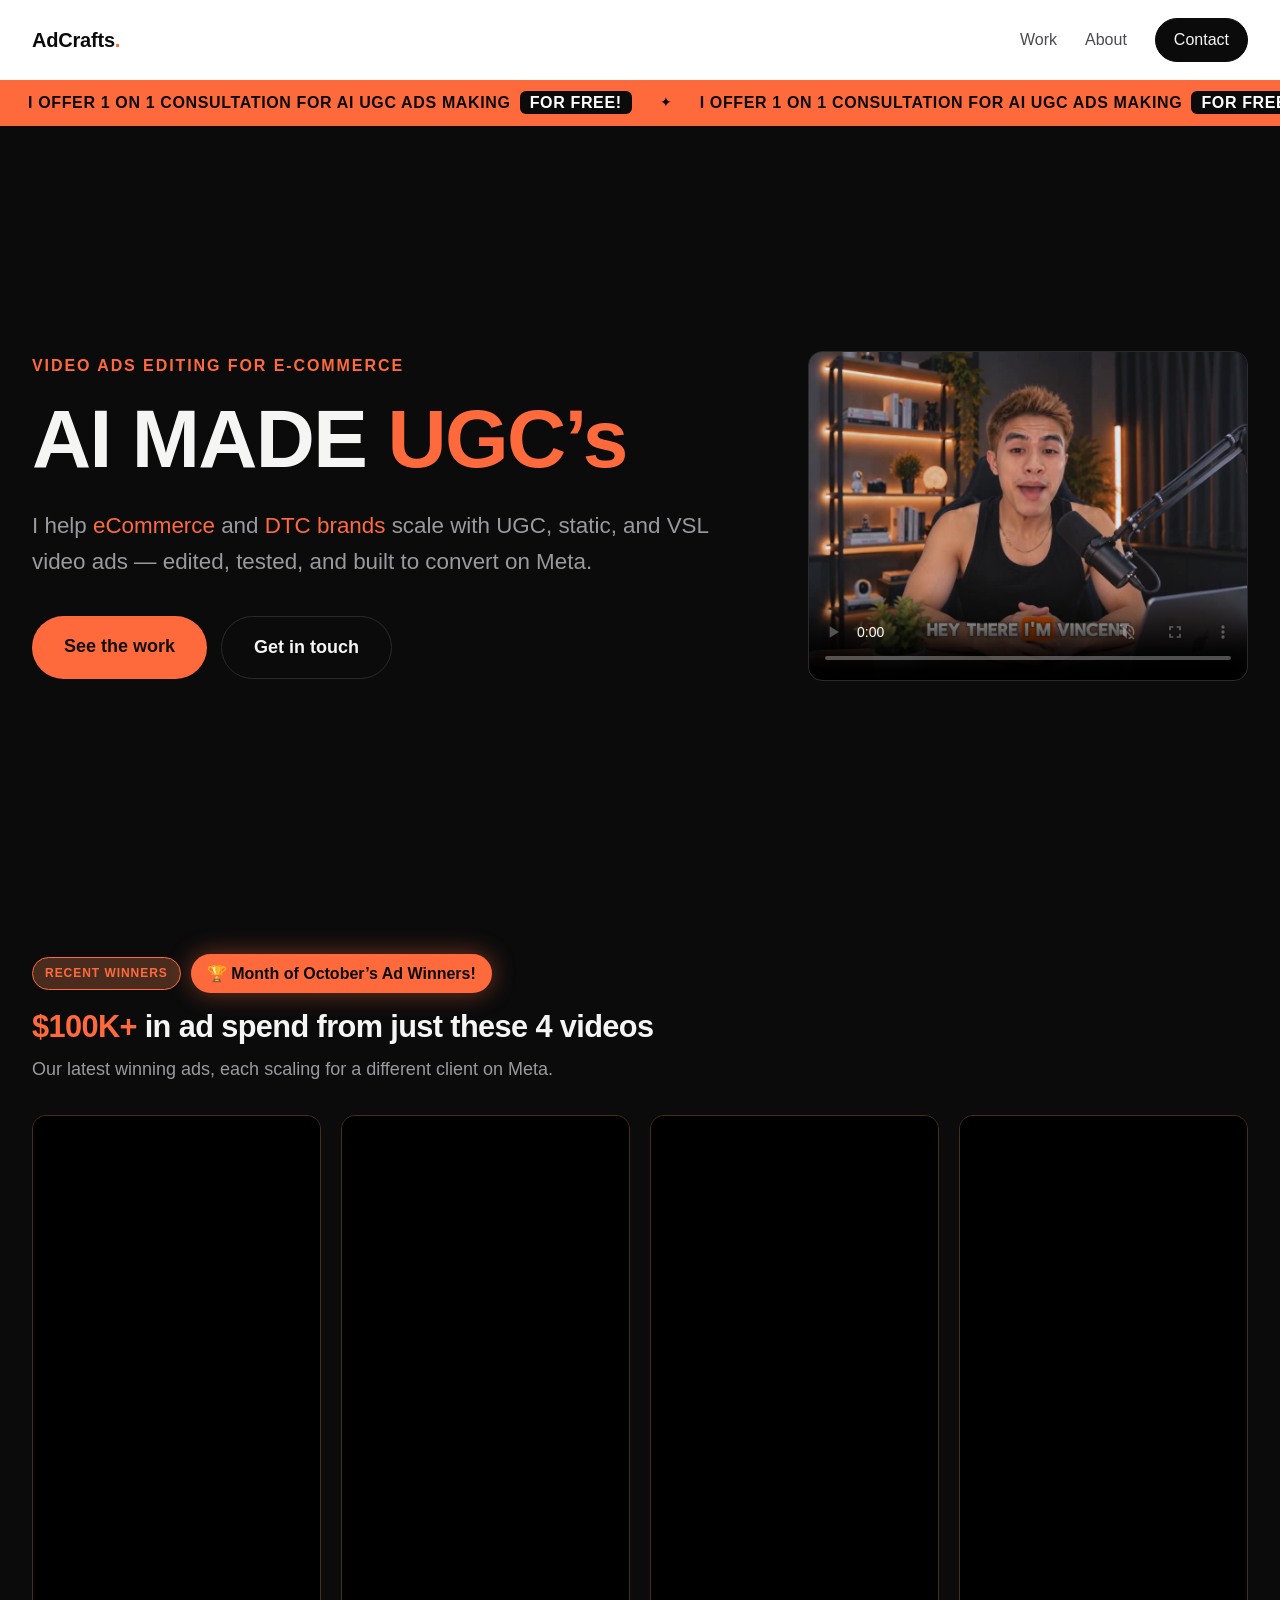
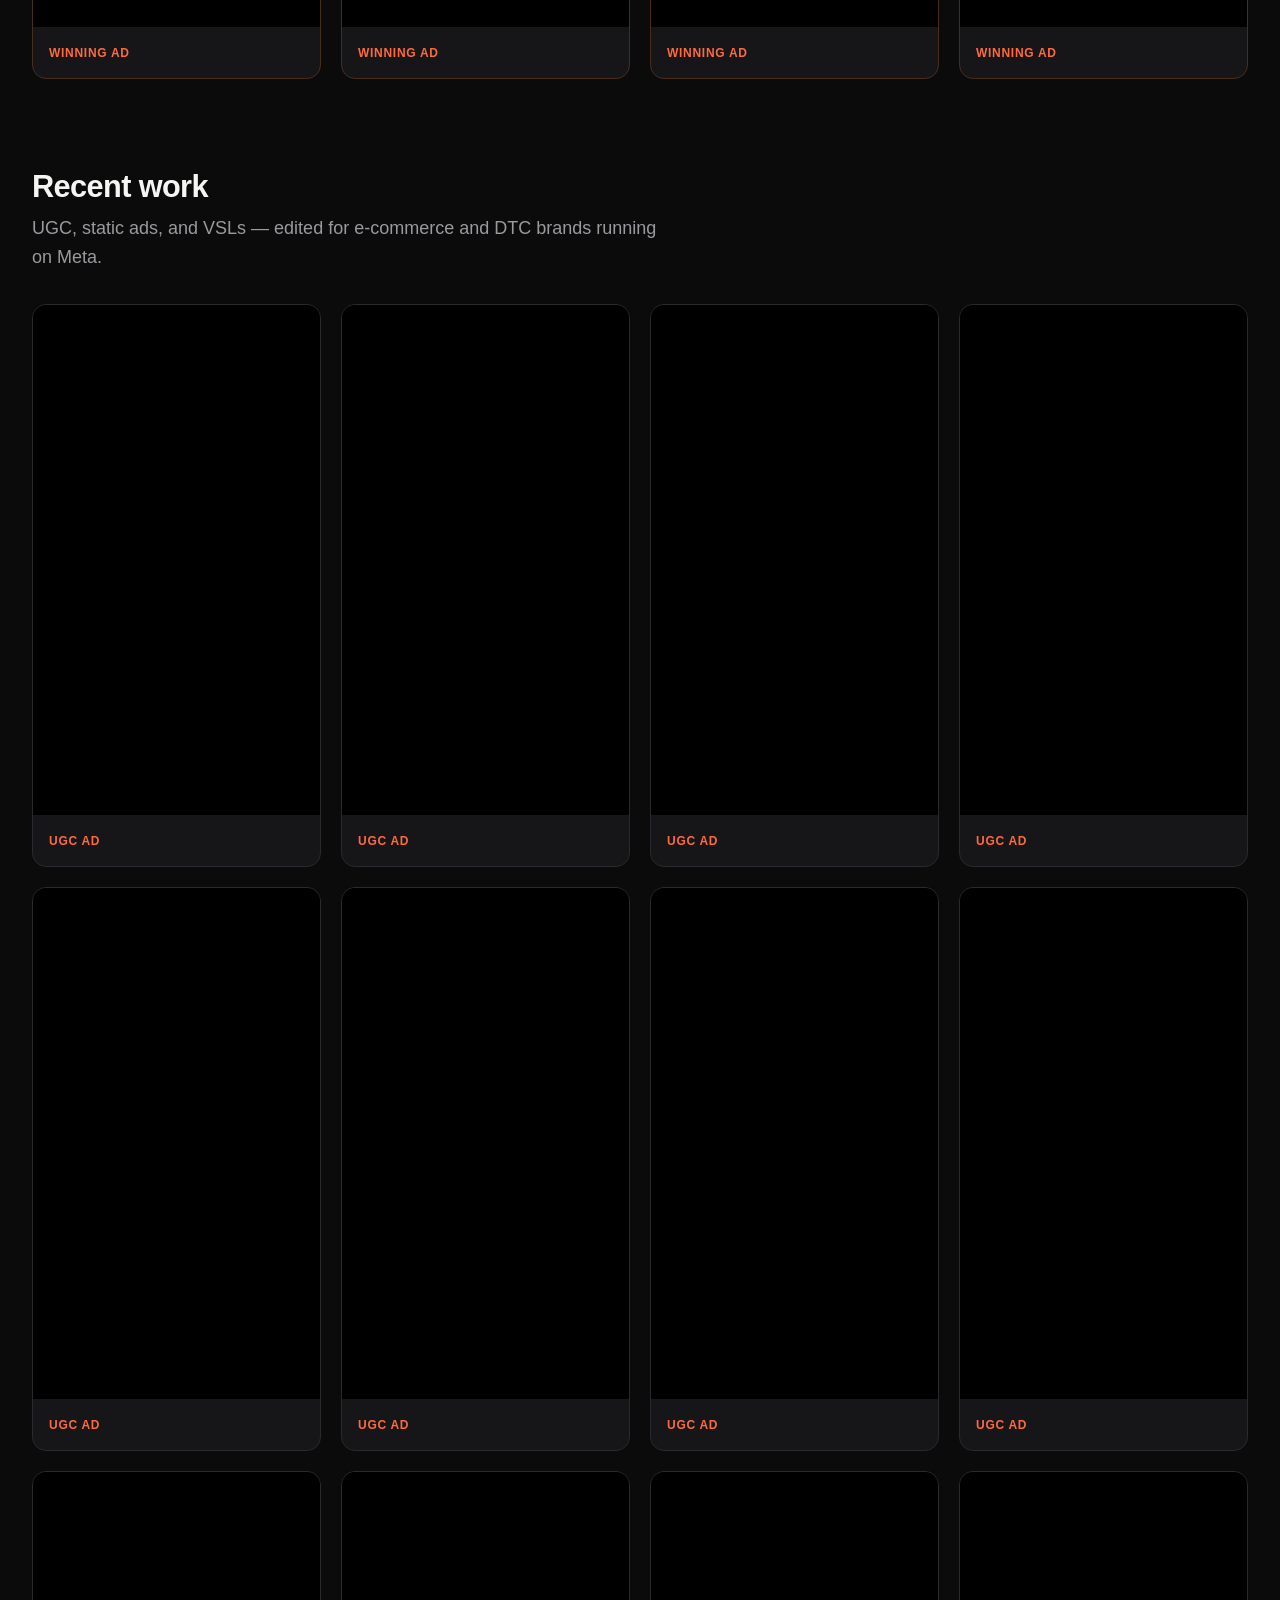
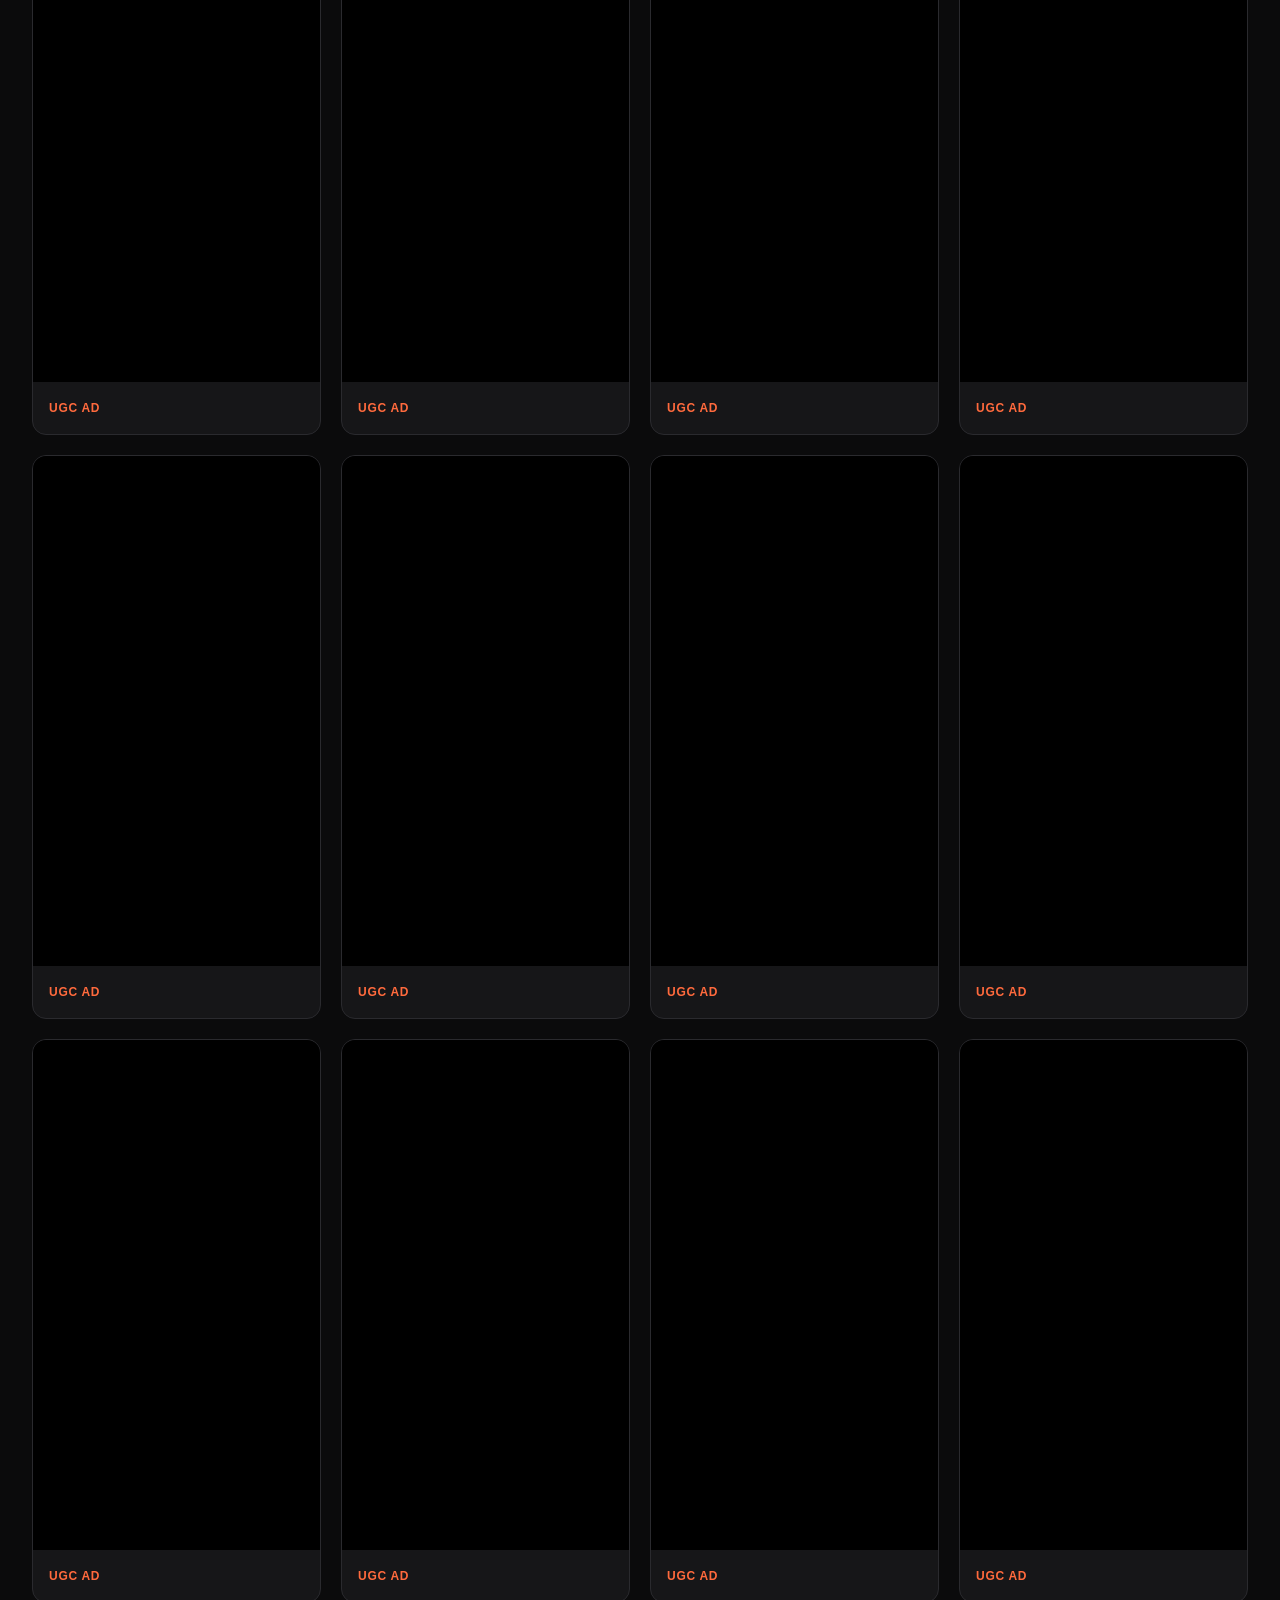
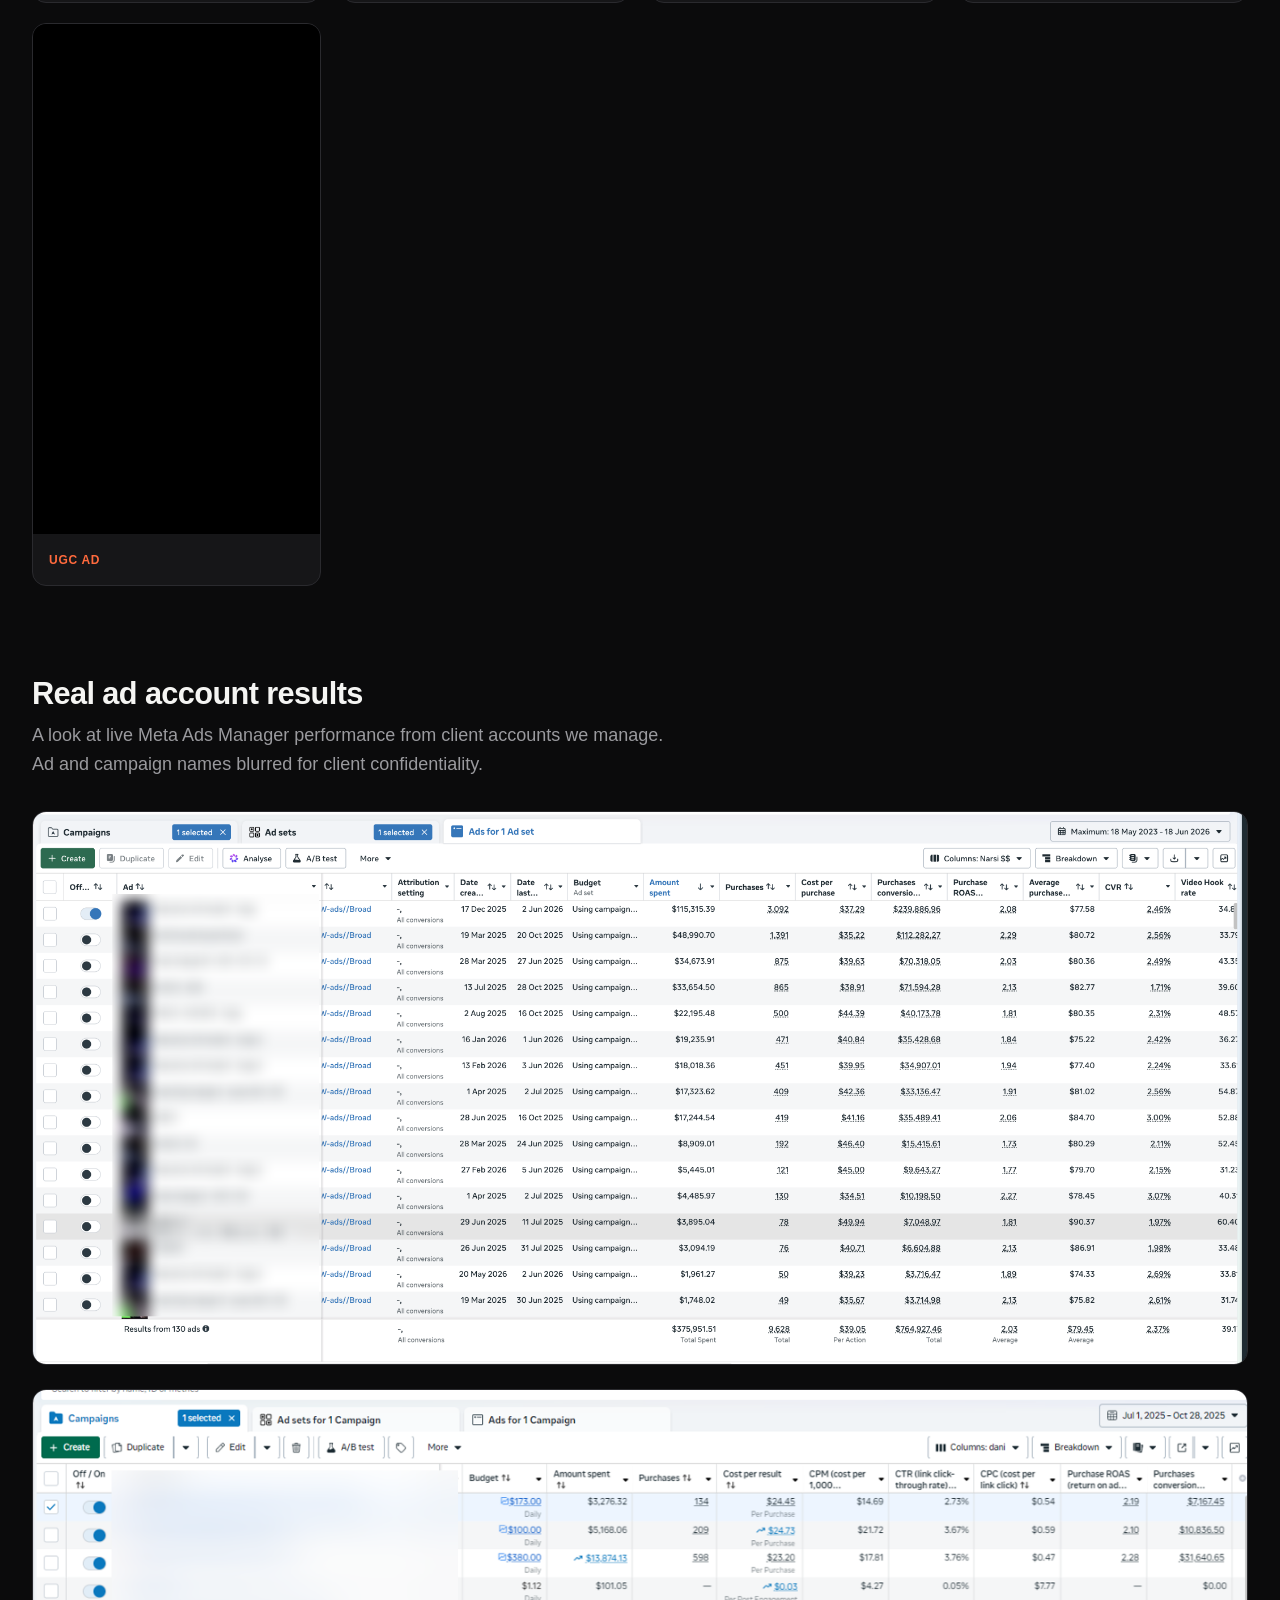
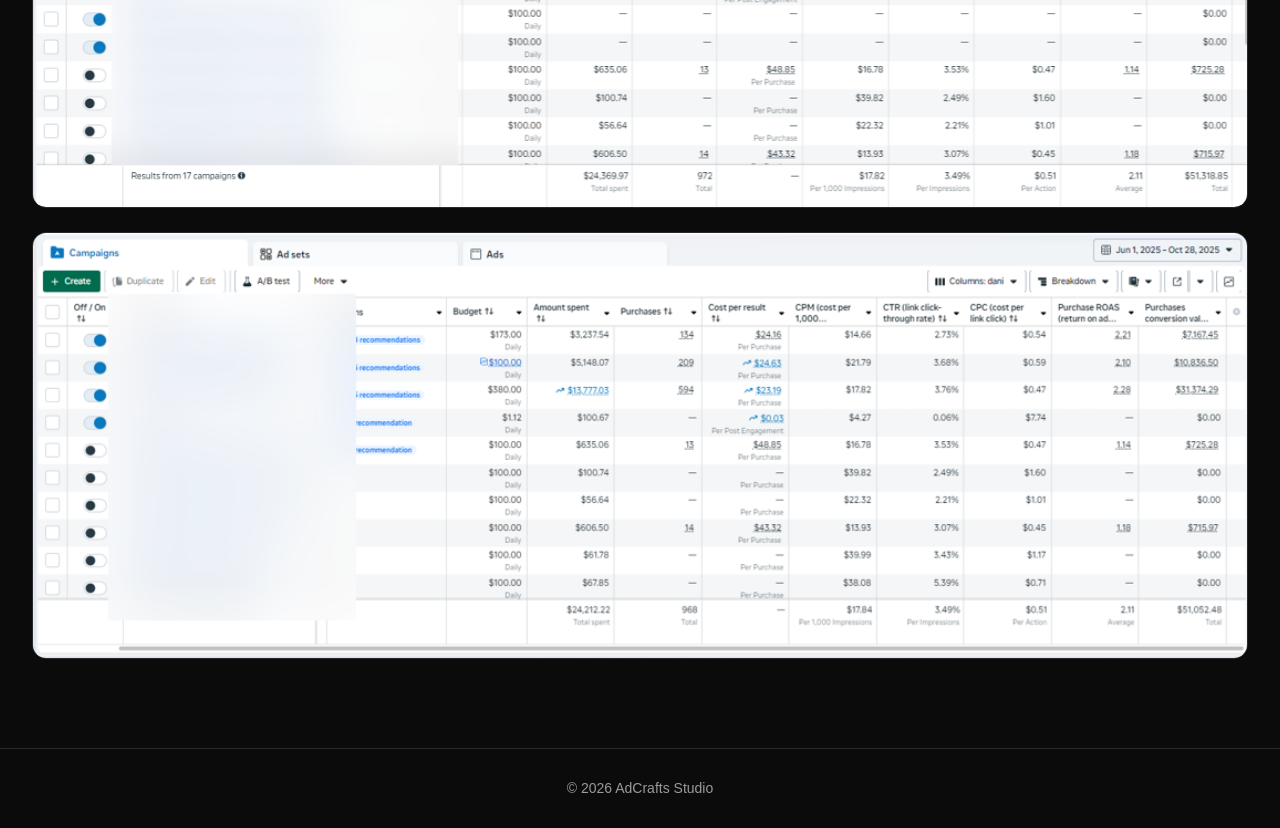
<file: index.html>
<!DOCTYPE html>
<html lang="en">
<head>
<meta charset="UTF-8">
<meta name="viewport" content="width=device-width, initial-scale=1.0">
<title>AdCrafts Studio — Video Ads Editing for E-Commerce</title>
<meta name="description" content="AdCrafts Studio edits high-converting video ads for e-commerce and DTC brands — UGC, static ads, and VSLs built for Meta.">
<link rel="icon" type="image/png" sizes="32x32" href="assets/favicon-32.png">
<link rel="icon" type="image/png" sizes="16x16" href="assets/favicon-16.png">
<link rel="apple-touch-icon" sizes="180x180" href="assets/favicon-180.png">
<link rel="stylesheet" href="assets/styles.css?v=14">
</head>
<body>

<header class="site-header">
  <a class="wordmark" href="#top">AdCrafts<span class="accent">.</span></a>
  <nav>
    <a href="#work">Work</a>
    <a href="about.html">About</a>
    <a href="contact.html" class="nav-cta">Contact</a>
  </nav>
</header>

<!-- Scrolling promo banner. The track holds two identical halves so the loop is seamless. -->
<a class="promo-bar" href="contact.html" aria-label="I offer 1 on 1 consultation for AI UGC ads making for free. Get in touch.">
  <div class="promo-track" aria-hidden="true">
    <div class="promo-group">
      <span class="promo-item">I offer 1 on 1 consultation for AI UGC ads making <strong>for free!</strong></span><span class="promo-sep" aria-hidden="true">&#10022;</span>
      <span class="promo-item">I offer 1 on 1 consultation for AI UGC ads making <strong>for free!</strong></span><span class="promo-sep" aria-hidden="true">&#10022;</span>
      <span class="promo-item">I offer 1 on 1 consultation for AI UGC ads making <strong>for free!</strong></span><span class="promo-sep" aria-hidden="true">&#10022;</span>
      <span class="promo-item">I offer 1 on 1 consultation for AI UGC ads making <strong>for free!</strong></span><span class="promo-sep" aria-hidden="true">&#10022;</span>
    </div>
    <div class="promo-group">
      <span class="promo-item">I offer 1 on 1 consultation for AI UGC ads making <strong>for free!</strong></span><span class="promo-sep" aria-hidden="true">&#10022;</span>
      <span class="promo-item">I offer 1 on 1 consultation for AI UGC ads making <strong>for free!</strong></span><span class="promo-sep" aria-hidden="true">&#10022;</span>
      <span class="promo-item">I offer 1 on 1 consultation for AI UGC ads making <strong>for free!</strong></span><span class="promo-sep" aria-hidden="true">&#10022;</span>
      <span class="promo-item">I offer 1 on 1 consultation for AI UGC ads making <strong>for free!</strong></span><span class="promo-sep" aria-hidden="true">&#10022;</span>
    </div>
  </div>
</a>

<main>
  <section class="hero" id="top">
    <div class="hero-text">
      <p class="eyebrow">Video Ads Editing for E-Commerce</p>
      <h1>AI MADE <span class="accent">UGC&rsquo;s</span></h1>
      <p class="hero-tagline">I help <span class="accent">eCommerce</span> and <span class="accent">DTC brands</span> scale with UGC, static, and VSL video ads — edited, tested, and built to convert on Meta.</p>
      <div class="hero-actions">
        <a href="#work" class="btn btn-primary">See the work</a>
        <a href="contact.html" class="btn btn-ghost">Get in touch</a>
      </div>
    </div>
    <div class="hero-video">
      <!-- Self-hosted (Drive's player can't autoplay). Browsers only allow muted autoplay;
           viewers can unmute or pause with the controls. -->
      <video
        src="assets/video/intro.mp4"
        poster="assets/video/intro-poster.jpg"
        autoplay
        muted
        loop
        playsinline
        controls
        preload="auto"
        aria-label="AdCrafts Studio introduction video"
      ></video>
    </div>
  </section>

  <section class="section" id="work">
    <div class="section-head">
      <div class="winners-labels">
        <p class="winners-eyebrow">Recent winners</p>
        <p class="winners-month">&#127942; Month of October&rsquo;s Ad Winners!</p>
      </div>
      <h2><span class="accent">$100K+</span> in ad spend from just these 4 videos</h2>
      <p class="section-sub">Our latest winning ads, each scaling for a different client on Meta.</p>
    </div>
    <div class="work-grid winners-grid" id="winners-grid">
      <!-- Cards are rendered by script.js from data/winners.json -->
    </div>
  </section>

  <section class="section" id="recent">
    <div class="section-head">
      <h2>Recent work</h2>
      <p class="section-sub">UGC, static ads, and VSLs — edited for e-commerce and DTC brands running on Meta.</p>
    </div>
    <div class="work-grid" id="work-grid">
      <!-- Cards are rendered by script.js from data/work.json -->
    </div>
  </section>

  <section class="section" id="results">
    <div class="section-head">
      <h2>Real ad account results</h2>
      <p class="section-sub">A look at live Meta Ads Manager performance from client accounts we manage. Ad and campaign names blurred for client confidentiality.</p>
    </div>
    <div class="results-grid">
      <img src="assets/results/results-ads.png" alt="Meta Ads Manager ad-level performance data" loading="lazy">
      <img src="assets/results/results-campaigns-1.png" alt="Meta Ads Manager campaign-level performance data" loading="lazy">
      <img src="assets/results/results-campaigns-2.png" alt="Meta Ads Manager campaign-level performance data" loading="lazy">
    </div>
  </section>

</main>

<footer class="site-footer">
  <p>&copy; <span id="year"></span> AdCrafts Studio</p>
</footer>

<script src="assets/script.js?v=14"></script>
</body>
</html>
</file>
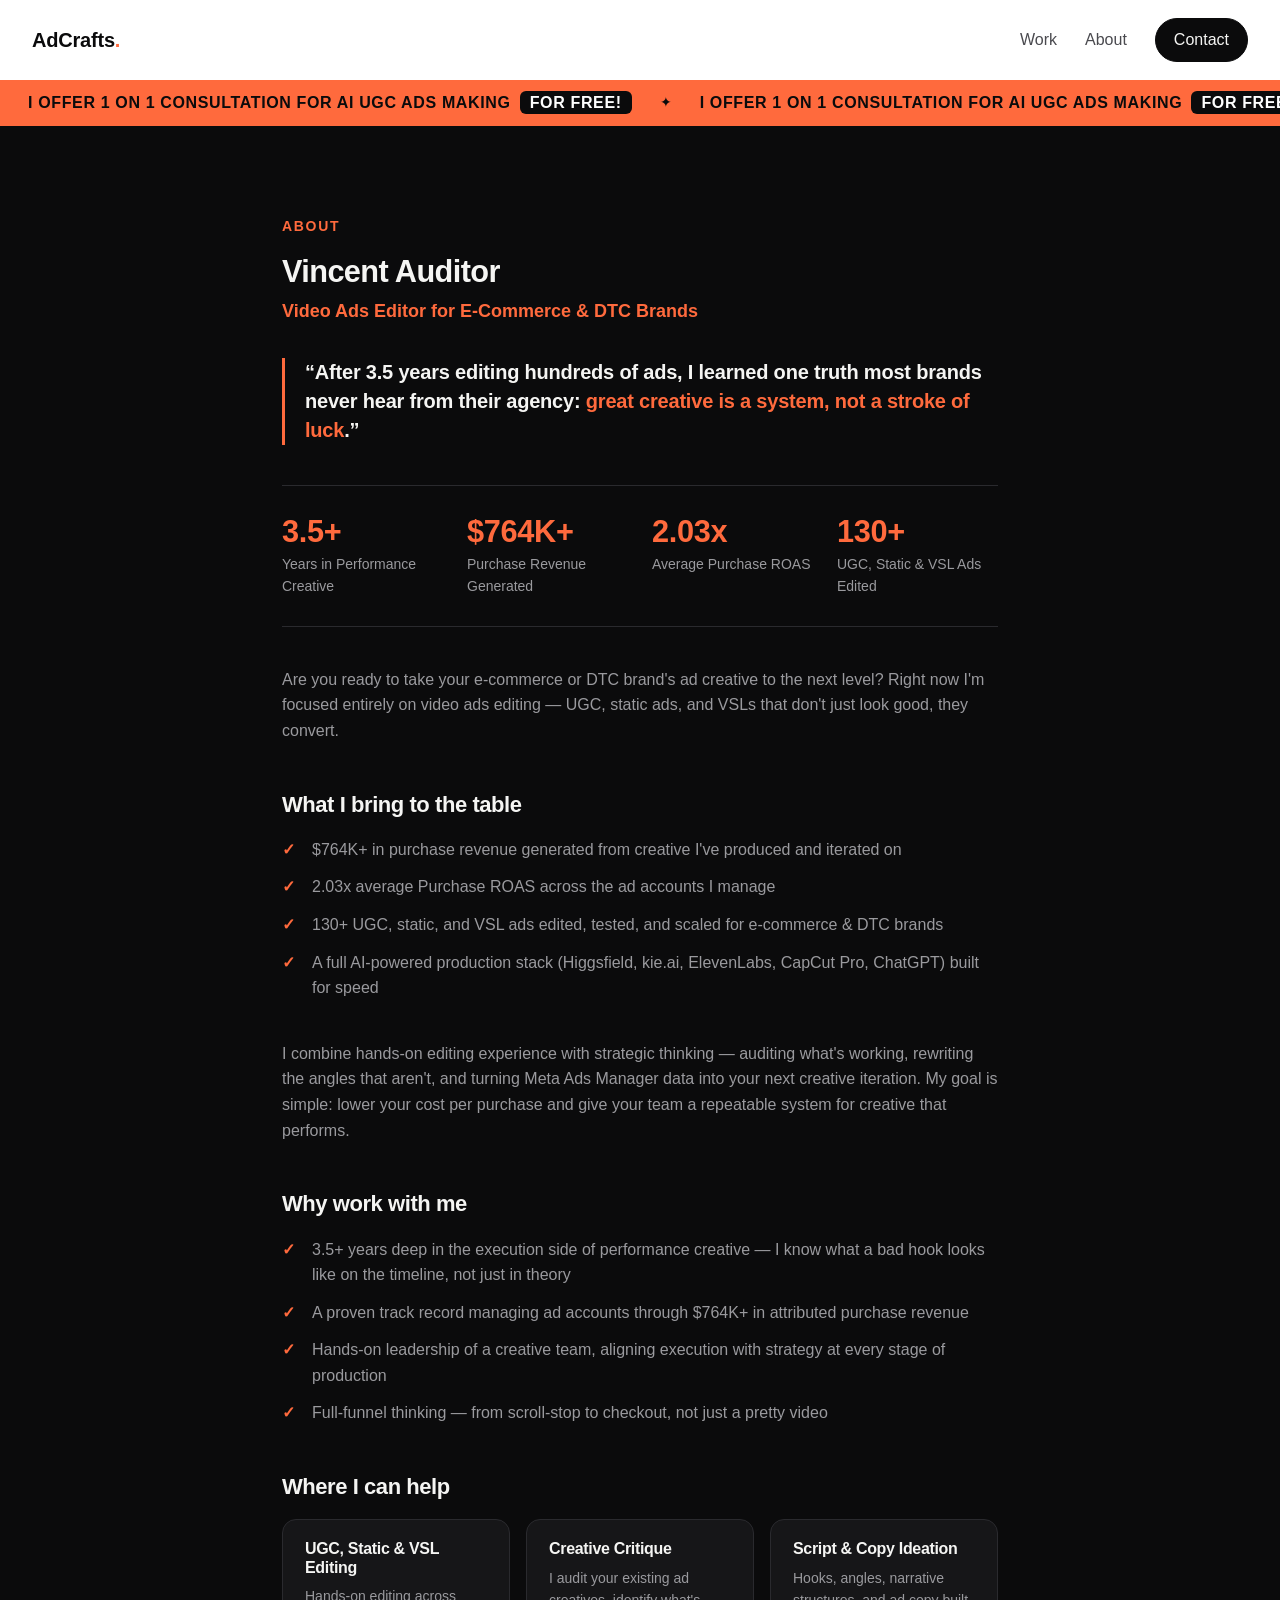
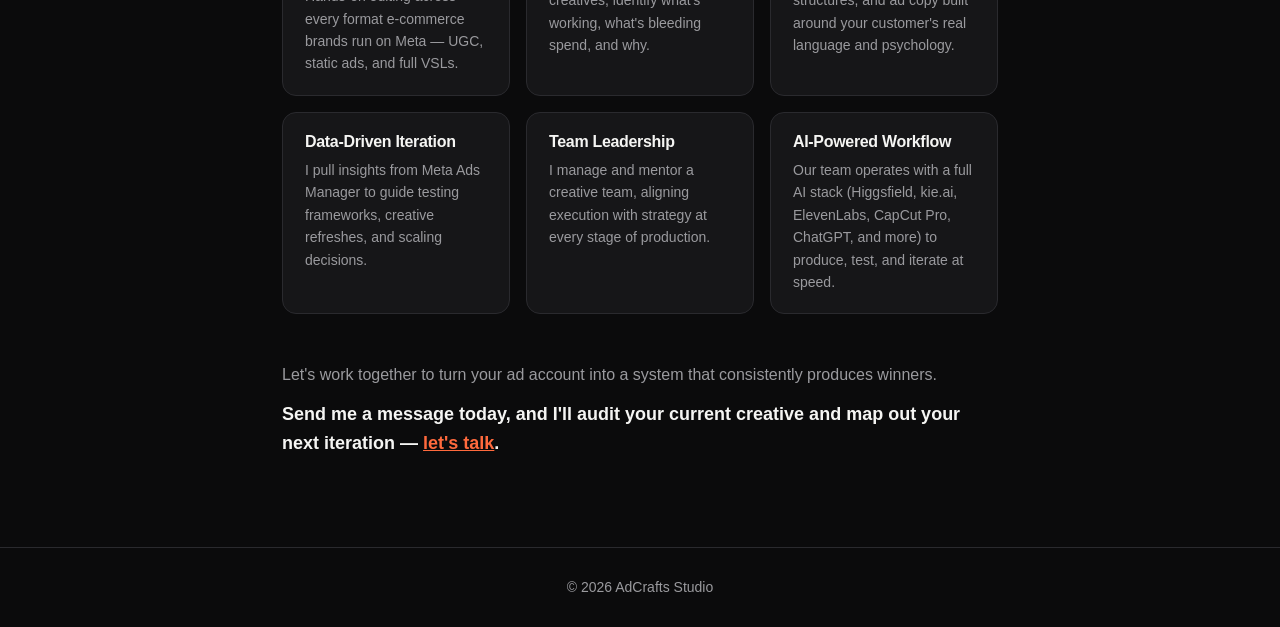
<file: about.html>
<!DOCTYPE html>
<html lang="en">
<head>
<meta charset="UTF-8">
<meta name="viewport" content="width=device-width, initial-scale=1.0">
<title>About Vincent Auditor — AdCrafts Studio</title>
<meta name="description" content="Vincent Auditor, video ads editor for e-commerce and DTC brands — UGC, static ads, and VSLs.">
<link rel="icon" type="image/png" sizes="32x32" href="assets/favicon-32.png">
<link rel="icon" type="image/png" sizes="16x16" href="assets/favicon-16.png">
<link rel="apple-touch-icon" sizes="180x180" href="assets/favicon-180.png">
<link rel="stylesheet" href="assets/styles.css?v=14">
</head>
<body>

<header class="site-header">
  <a class="wordmark" href="index.html">AdCrafts<span class="accent">.</span></a>
  <nav>
    <a href="index.html#work">Work</a>
    <a href="about.html">About</a>
    <a href="contact.html" class="nav-cta">Contact</a>
  </nav>
</header>

<!-- Scrolling promo banner. The track holds two identical halves so the loop is seamless. -->
<a class="promo-bar" href="contact.html" aria-label="I offer 1 on 1 consultation for AI UGC ads making for free. Get in touch.">
  <div class="promo-track" aria-hidden="true">
    <div class="promo-group">
      <span class="promo-item">I offer 1 on 1 consultation for AI UGC ads making <strong>for free!</strong></span><span class="promo-sep" aria-hidden="true">&#10022;</span>
      <span class="promo-item">I offer 1 on 1 consultation for AI UGC ads making <strong>for free!</strong></span><span class="promo-sep" aria-hidden="true">&#10022;</span>
      <span class="promo-item">I offer 1 on 1 consultation for AI UGC ads making <strong>for free!</strong></span><span class="promo-sep" aria-hidden="true">&#10022;</span>
      <span class="promo-item">I offer 1 on 1 consultation for AI UGC ads making <strong>for free!</strong></span><span class="promo-sep" aria-hidden="true">&#10022;</span>
    </div>
    <div class="promo-group">
      <span class="promo-item">I offer 1 on 1 consultation for AI UGC ads making <strong>for free!</strong></span><span class="promo-sep" aria-hidden="true">&#10022;</span>
      <span class="promo-item">I offer 1 on 1 consultation for AI UGC ads making <strong>for free!</strong></span><span class="promo-sep" aria-hidden="true">&#10022;</span>
      <span class="promo-item">I offer 1 on 1 consultation for AI UGC ads making <strong>for free!</strong></span><span class="promo-sep" aria-hidden="true">&#10022;</span>
      <span class="promo-item">I offer 1 on 1 consultation for AI UGC ads making <strong>for free!</strong></span><span class="promo-sep" aria-hidden="true">&#10022;</span>
    </div>
  </div>
</a>

<main>
  <section class="about" id="about">
    <p class="eyebrow">About</p>
    <h2 class="about-name">Vincent Auditor</h2>
    <p class="about-title">Video Ads Editor for E-Commerce &amp; DTC Brands</p>

    <blockquote class="about-quote">&ldquo;After 3.5 years editing hundreds of ads, I learned one truth most brands never hear from their agency: <span class="accent">great creative is a system, not a stroke of luck</span>.&rdquo;</blockquote>

    <div class="about-stats">
      <div class="stat-item">
        <span class="stat-num">3.5+</span>
        <span class="stat-label">Years in Performance Creative</span>
      </div>
      <div class="stat-item">
        <span class="stat-num">$764K+</span>
        <span class="stat-label">Purchase Revenue Generated</span>
      </div>
      <div class="stat-item">
        <span class="stat-num">2.03x</span>
        <span class="stat-label">Average Purchase ROAS</span>
      </div>
      <div class="stat-item">
        <span class="stat-num">130+</span>
        <span class="stat-label">UGC, Static &amp; VSL Ads Edited</span>
      </div>
    </div>

    <div class="about-body">
      <p>Are you ready to take your e-commerce or DTC brand's ad creative to the next level? Right now I'm focused entirely on video ads editing — UGC, static ads, and VSLs that don't just look good, they convert.</p>
    </div>

    <h3 class="about-subhead">What I bring to the table</h3>
    <ul class="about-checklist">
      <li>$764K+ in purchase revenue generated from creative I've produced and iterated on</li>
      <li>2.03x average Purchase ROAS across the ad accounts I manage</li>
      <li>130+ UGC, static, and VSL ads edited, tested, and scaled for e-commerce &amp; DTC brands</li>
      <li>A full AI-powered production stack (Higgsfield, kie.ai, ElevenLabs, CapCut Pro, ChatGPT) built for speed</li>
    </ul>

    <div class="about-body">
      <p>I combine hands-on editing experience with strategic thinking — auditing what's working, rewriting the angles that aren't, and turning Meta Ads Manager data into your next creative iteration. My goal is simple: lower your cost per purchase and give your team a repeatable system for creative that performs.</p>
    </div>

    <h3 class="about-subhead">Why work with me</h3>
    <ul class="about-checklist">
      <li>3.5+ years deep in the execution side of performance creative — I know what a bad hook looks like on the timeline, not just in theory</li>
      <li>A proven track record managing ad accounts through $764K+ in attributed purchase revenue</li>
      <li>Hands-on leadership of a creative team, aligning execution with strategy at every stage of production</li>
      <li>Full-funnel thinking — from scroll-stop to checkout, not just a pretty video</li>
    </ul>

    <h3 class="about-subhead">Where I can help</h3>
    <div class="about-grid">
      <div class="about-item">
        <h4>UGC, Static &amp; VSL Editing</h4>
        <p>Hands-on editing across every format e-commerce brands run on Meta — UGC, static ads, and full VSLs.</p>
      </div>
      <div class="about-item">
        <h4>Creative Critique</h4>
        <p>I audit your existing ad creatives, identify what's working, what's bleeding spend, and why.</p>
      </div>
      <div class="about-item">
        <h4>Script &amp; Copy Ideation</h4>
        <p>Hooks, angles, narrative structures, and ad copy built around your customer's real language and psychology.</p>
      </div>
      <div class="about-item">
        <h4>Data-Driven Iteration</h4>
        <p>I pull insights from Meta Ads Manager to guide testing frameworks, creative refreshes, and scaling decisions.</p>
      </div>
      <div class="about-item">
        <h4>Team Leadership</h4>
        <p>I manage and mentor a creative team, aligning execution with strategy at every stage of production.</p>
      </div>
      <div class="about-item">
        <h4>AI-Powered Workflow</h4>
        <p>Our team operates with a full AI stack (Higgsfield, kie.ai, ElevenLabs, CapCut Pro, ChatGPT, and more) to produce, test, and iterate at speed.</p>
      </div>
    </div>

    <p class="about-closing">Let's work together to turn your ad account into a system that consistently produces winners.</p>
    <p class="about-cta">Send me a message today, and I'll audit your current creative and map out your next iteration — <a href="contact.html">let's talk</a>.</p>
  </section>
</main>

<footer class="site-footer">
  <p>&copy; <span id="year"></span> AdCrafts Studio</p>
</footer>

<script src="assets/script.js?v=14"></script>
</body>
</html>
</file>
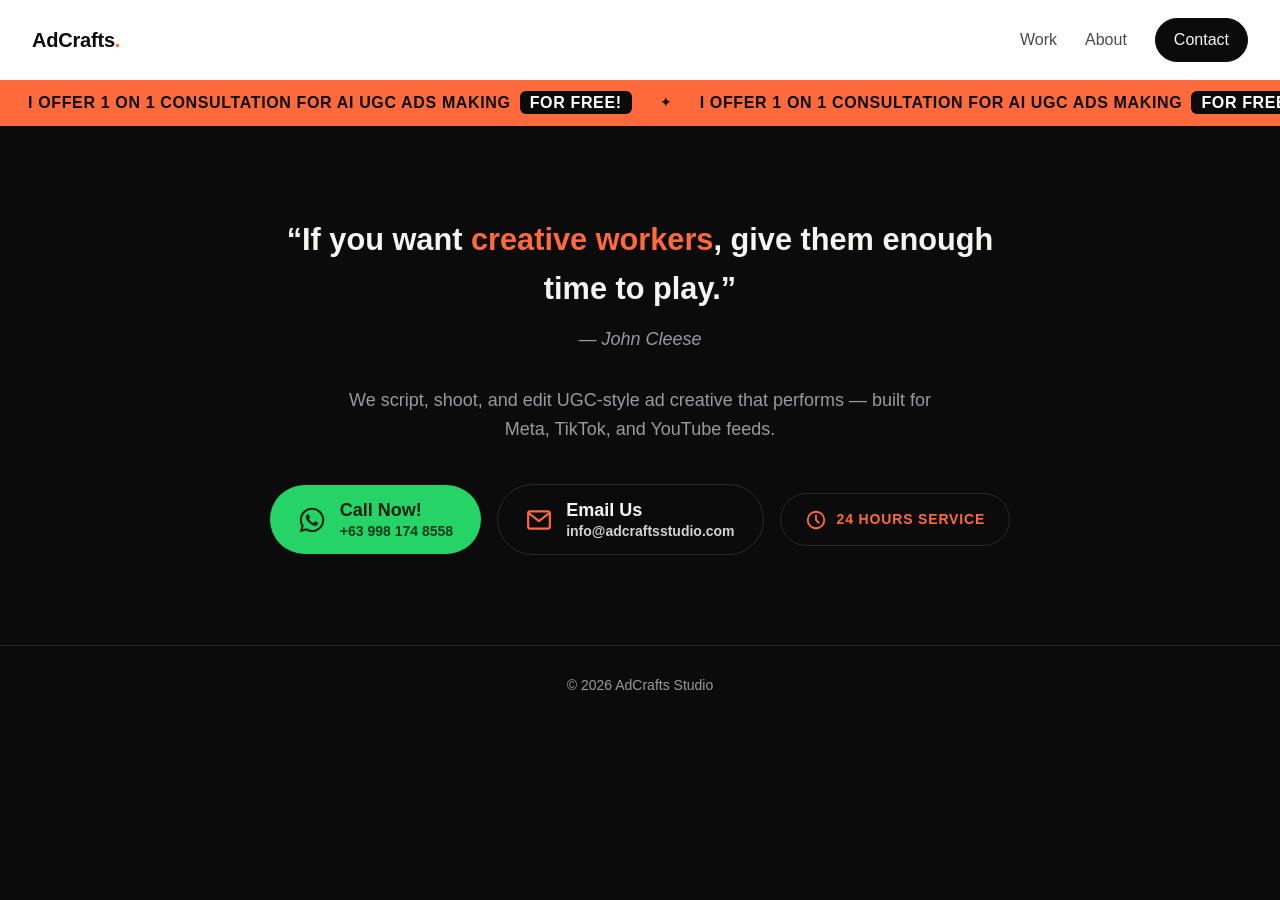
<file: contact.html>
<!DOCTYPE html>
<html lang="en">
<head>
<meta charset="UTF-8">
<meta name="viewport" content="width=device-width, initial-scale=1.0">
<title>Contact — AdCrafts Studio</title>
<meta name="description" content="Get in touch with AdCrafts Studio via WhatsApp or email.">
<link rel="icon" type="image/png" sizes="32x32" href="assets/favicon-32.png">
<link rel="icon" type="image/png" sizes="16x16" href="assets/favicon-16.png">
<link rel="apple-touch-icon" sizes="180x180" href="assets/favicon-180.png">
<link rel="stylesheet" href="assets/styles.css?v=14">
</head>
<body>

<header class="site-header">
  <a class="wordmark" href="index.html">AdCrafts<span class="accent">.</span></a>
  <nav>
    <a href="index.html#work">Work</a>
    <a href="about.html">About</a>
    <a href="contact.html" class="nav-cta">Contact</a>
  </nav>
</header>

<!-- Scrolling promo banner. The track holds two identical halves so the loop is seamless. -->
<a class="promo-bar" href="contact.html" aria-label="I offer 1 on 1 consultation for AI UGC ads making for free. Get in touch.">
  <div class="promo-track" aria-hidden="true">
    <div class="promo-group">
      <span class="promo-item">I offer 1 on 1 consultation for AI UGC ads making <strong>for free!</strong></span><span class="promo-sep" aria-hidden="true">&#10022;</span>
      <span class="promo-item">I offer 1 on 1 consultation for AI UGC ads making <strong>for free!</strong></span><span class="promo-sep" aria-hidden="true">&#10022;</span>
      <span class="promo-item">I offer 1 on 1 consultation for AI UGC ads making <strong>for free!</strong></span><span class="promo-sep" aria-hidden="true">&#10022;</span>
      <span class="promo-item">I offer 1 on 1 consultation for AI UGC ads making <strong>for free!</strong></span><span class="promo-sep" aria-hidden="true">&#10022;</span>
    </div>
    <div class="promo-group">
      <span class="promo-item">I offer 1 on 1 consultation for AI UGC ads making <strong>for free!</strong></span><span class="promo-sep" aria-hidden="true">&#10022;</span>
      <span class="promo-item">I offer 1 on 1 consultation for AI UGC ads making <strong>for free!</strong></span><span class="promo-sep" aria-hidden="true">&#10022;</span>
      <span class="promo-item">I offer 1 on 1 consultation for AI UGC ads making <strong>for free!</strong></span><span class="promo-sep" aria-hidden="true">&#10022;</span>
      <span class="promo-item">I offer 1 on 1 consultation for AI UGC ads making <strong>for free!</strong></span><span class="promo-sep" aria-hidden="true">&#10022;</span>
    </div>
  </div>
</a>

<main>
  <section class="contact" id="contact">
    <p class="quote-line">&ldquo;If you want <span class="accent">creative workers</span>, give them enough time to play.&rdquo;</p>
    <p class="hero-attribution">— John Cleese</p>
    <p class="hero-sub">We script, shoot, and edit UGC-style ad creative that performs — built for Meta, TikTok, and YouTube feeds.</p>
    <div class="cta-row">
      <a class="whatsapp-cta" href="https://wa.me/639981748558" target="_blank" rel="noopener">
        <span class="whatsapp-icon" aria-hidden="true">
          <svg viewBox="0 0 448 512" fill="currentColor"><path d="M380.9 97.1C339 55.1 283.2 32 223.9 32c-122.4 0-222 99.6-222 222 0 39.1 10.2 77.3 29.6 111L0 480l117.7-30.9c32.4 17.7 68.9 27 106.1 27h.1c122.3 0 224.1-99.6 224.1-222 0-59.3-25.2-115-67.1-157zm-157 341.6c-33.2 0-65.7-8.9-94-25.7l-6.7-4-69.8 18.3L72 359.2l-4.4-7c-18.5-29.4-28.2-63.3-28.2-98.2 0-101.7 82.8-184.5 184.6-184.5 49.3 0 95.6 19.2 130.4 54.1 34.8 34.9 56.2 81.2 56.1 130.5 0 101.8-84.9 184.6-186.6 184.6zm101.2-138.2c-5.5-2.8-32.8-16.2-37.9-18-5.1-1.9-8.8-2.8-12.5 2.8-3.7 5.6-14.3 18-17.6 21.8-3.2 3.7-6.5 4.2-12 1.4-32.6-16.3-54-29.1-75.5-66-5.7-9.8 5.7-9.1 16.3-30.3 1.8-3.7.9-6.9-.5-9.7-1.4-2.8-12.5-30.1-17.1-41.2-4.5-10.8-9.1-9.3-12.5-9.5-3.2-.2-6.9-.2-10.6-.2-3.7 0-9.7 1.4-14.8 6.9-5.1 5.6-19.4 19-19.4 46.3 0 27.3 19.9 53.7 22.6 57.4 2.8 3.7 39.1 59.7 94.8 83.8 35.2 15.2 49 16.5 66.6 13.9 10.7-1.6 32.8-13.4 37.4-26.4 4.6-13 4.6-24.1 3.2-26.4-1.3-2.5-5-3.9-10.5-6.6z"/></svg>
        </span>
        <span class="whatsapp-text">
          <strong>Call Now!</strong>
          <span>+63 998 174 8558</span>
        </span>
      </a>
      <a class="email-cta" href="mailto:info@adcraftsstudio.com">
        <span class="email-icon" aria-hidden="true">
          <svg viewBox="0 0 24 24" fill="none" stroke="currentColor" stroke-width="2" stroke-linecap="round" stroke-linejoin="round"><rect x="2" y="4" width="20" height="16" rx="2"/><path d="m3 6 9 7 9-7"/></svg>
        </span>
        <span class="email-text">
          <strong>Email Us</strong>
          <span>info@adcraftsstudio.com</span>
        </span>
      </a>
      <div class="service-badge">
        <span class="service-icon" aria-hidden="true">
          <svg viewBox="0 0 24 24" fill="none" stroke="currentColor" stroke-width="2" stroke-linecap="round" stroke-linejoin="round"><circle cx="12" cy="12" r="9"/><path d="M12 7v5l3 3"/></svg>
        </span>
        <span>24 Hours Service</span>
      </div>
    </div>
  </section>
</main>

<footer class="site-footer">
  <p>&copy; <span id="year"></span> AdCrafts Studio</p>
</footer>

<script src="assets/script.js?v=14"></script>
</body>
</html>
</file>
<file: assets/styles.css>
:root {
  --bg: #0b0b0c;
  --surface: #161618;
  --surface-2: #1e1e21;
  --border: #2a2a2e;
  --text: #f5f5f3;
  --muted: #9a9a9e;
  --accent: #ff6a3d;
  --accent-dim: #4a2c1f;
  --whatsapp: #25d366;
  --radius: 14px;

  /* Layout: one container width and one side gutter for every section */
  --max-width: 1800px;
  --gutter: 32px;
  --section-y: clamp(64px, 7vw, 104px);
  --nav-h: 74px;
  --promo-h: 46px;

  /* Type scale */
  --fs-xs: 0.75rem;
  --fs-sm: 0.875rem;
  --fs-base: 1rem;
  --fs-md: 1.125rem;
  --fs-lg: 1.25rem;
  --fs-h3: 1.375rem;
  --fs-h2: clamp(1.75rem, 2.4vw, 2.25rem);
  --fs-h1: clamp(3.25rem, 6.4vw, 6.5rem);
}

* { box-sizing: border-box; }

html {
  color-scheme: dark;
  scroll-padding-top: 80px; /* keeps section headings clear of the sticky nav */
}

body {
  margin: 0;
  background: var(--bg);
  color: var(--text);
  font-family: -apple-system, BlinkMacSystemFont, "Segoe UI", Inter, Roboto, sans-serif;
  font-size: var(--fs-base);
  line-height: 1.6;
  -webkit-font-smoothing: antialiased;
}

h1, h2, h3, h4 {
  line-height: 1.15;
  letter-spacing: -0.02em;
}

a { color: inherit; text-decoration: none; }

.accent { color: var(--accent); }

/* Shared container */
.hero,
.section {
  max-width: var(--max-width);
  margin: 0 auto;
  padding: var(--section-y) var(--gutter) 0;
}

main > .section:last-child { padding-bottom: var(--section-y); }

/* Recent winners sits right below the full-screen hero, so start it sooner */
.hero + .section { padding-top: 48px; }

.section-head { margin: 0 0 32px; }

.section-head h2 {
  font-size: var(--fs-h2);
  margin: 0 0 10px;
}

.section-sub {
  color: var(--muted);
  font-size: var(--fs-md);
  max-width: 640px;
  margin: 0;
}

.eyebrow {
  color: var(--accent);
  font-size: var(--fs-sm);
  font-weight: 700;
  letter-spacing: 0.12em;
  text-transform: uppercase;
  margin: 0 0 16px;
}

/* Header */
.site-header {
  display: flex;
  align-items: center;
  justify-content: space-between;
  /* Full-width white bar; content still lines up with --max-width */
  padding: 18px max(var(--gutter), calc((100% - var(--max-width)) / 2 + var(--gutter)));
  background: #fff;
  color: var(--bg);
  position: sticky;
  top: 0;
  z-index: 50;
}

.wordmark {
  font-size: var(--fs-lg);
  font-weight: 700;
  letter-spacing: -0.01em;
}

.site-header nav {
  display: flex;
  align-items: center;
  gap: 28px;
  font-size: var(--fs-base);
  font-weight: 500;
  color: #4a4a4f;
}

.site-header nav a:hover { color: var(--accent); }

.nav-cta {
  color: var(--text) !important;
  background: var(--bg);
  border: 1px solid var(--bg);
  border-radius: 999px;
  padding: 8px 18px;
}

.nav-cta:hover { background: var(--surface-2); }

/* Promo banner: scrolls end to end under the nav */
.promo-bar {
  display: block;
  height: var(--promo-h);
  overflow: hidden;
  background: var(--accent);
  color: var(--bg);
}

.promo-track {
  display: flex;
  width: max-content;
  height: 100%;
  animation: promo-scroll 40s linear infinite;
}

.promo-bar:hover .promo-track { animation-play-state: paused; }

.promo-group {
  display: flex;
  flex-shrink: 0;
  align-items: center;
}

.promo-item {
  padding: 0 28px;
  font-size: var(--fs-base);
  font-weight: 800;
  letter-spacing: 0.04em;
  text-transform: uppercase;
  white-space: nowrap;
}

.promo-item strong {
  margin-left: 4px;
  padding: 3px 10px;
  border-radius: 6px;
  background: var(--bg);
  color: #fff;
}

.promo-sep { font-size: var(--fs-sm); }

@keyframes promo-scroll {
  from { transform: translateX(0); }
  to { transform: translateX(-50%); }
}

@media (prefers-reduced-motion: reduce) {
  .promo-track { animation: none; }
}

/* Buttons */
.btn {
  display: inline-block;
  padding: 14px 28px;
  border-radius: 999px;
  font-weight: 600;
  font-size: var(--fs-base);
  transition: transform 0.15s ease, background 0.15s ease, border-color 0.15s ease;
}

.btn-primary {
  background: var(--accent);
  color: #14100d;
}

.btn-primary:hover { transform: translateY(-1px); filter: brightness(1.08); }

.btn-ghost {
  border: 1px solid var(--border);
  color: var(--text);
}

.btn-ghost:hover { border-color: var(--accent); }

/* Hero: headline/copy on the left, 4:3 intro video on the right.
   Fills the first screen (minus the sticky nav and promo bar) so Recent winners starts below the fold. */
.hero {
  display: grid;
  grid-template-columns: minmax(0, 1fr) minmax(0, 440px);
  align-items: center;
  align-content: center;
  gap: 64px;
  max-width: 1320px; /* keeps text and video close together on wide screens */
  min-height: calc(100vh - var(--nav-h) - var(--promo-h));
  min-height: calc(100svh - var(--nav-h) - var(--promo-h));
  padding-top: 48px;
  padding-bottom: 48px;
}

.hero .eyebrow {
  font-size: var(--fs-base);
  margin-bottom: 20px;
}

.hero h1 {
  font-size: var(--fs-h1);
  font-weight: 800;
  line-height: 1;
  margin: 0 0 28px;
}

.hero .btn {
  padding: 16px 32px;
  font-size: var(--fs-md);
}

.hero-tagline {
  color: var(--muted);
  font-size: 1.4rem;
  max-width: 680px;
  margin: 0 0 36px;
}

.hero-actions {
  display: flex;
  gap: 14px;
  flex-wrap: wrap;
}

.hero-video {
  position: relative;
  width: 100%;
  max-width: 440px; /* intro clip, kept modest */
  justify-self: end;
  aspect-ratio: 4 / 3;
  border: 1px solid var(--border);
  border-radius: var(--radius);
  overflow: hidden;
  background: #000;
}

.hero-video video {
  position: absolute;
  inset: 0;
  width: 100%;
  height: 100%;
  object-fit: cover;
  display: block;
}

/* Stack on tablets/phones: text centered on top, video below */
@media (max-width: 1024px) {
  .hero {
    grid-template-columns: 1fr;
    gap: 40px;
    min-height: 0;
    padding-top: var(--section-y);
    padding-bottom: 0;
    text-align: center;
  }
  .hero-tagline { margin-left: auto; margin-right: auto; }
  .hero-actions { justify-content: center; }
  .hero-video { max-width: 560px; justify-self: center; }
}

/* Work grids */
.work-grid {
  display: grid;
  grid-template-columns: repeat(5, 1fr);
  gap: 20px;
}

@media (max-width: 1280px) {
  .work-grid { grid-template-columns: repeat(4, 1fr); }
}

@media (max-width: 1024px) {
  .work-grid { grid-template-columns: repeat(3, 1fr); }
}

@media (max-width: 760px) {
  .work-grid { grid-template-columns: repeat(2, 1fr); }
}

@media (max-width: 560px) {
  .work-grid { grid-template-columns: 1fr; }
}

/* Recent winners: 4 larger cards */
.winners-labels {
  display: flex;
  flex-wrap: wrap;
  align-items: center;
  gap: 10px;
  margin: 0 0 16px;
}

/* Highlighted monthly label, e.g. "Month of October's Ad Winners!" */
.winners-month {
  margin: 0;
  padding: 7px 16px;
  border-radius: 999px;
  background: var(--accent);
  color: var(--bg);
  font-size: var(--fs-base);
  font-weight: 800;
  box-shadow: 0 0 24px rgba(255, 106, 61, 0.45);
}

.winners-eyebrow {
  margin: 0;
  padding: 6px 12px;
  border: 1px solid var(--accent);
  border-radius: 999px;
  background: var(--accent-dim);
  color: var(--accent);
  font-size: var(--fs-xs);
  font-weight: 700;
  letter-spacing: 0.08em;
  text-transform: uppercase;
}

.winners-grid { grid-template-columns: repeat(4, 1fr); }

.winners-grid .work-card { border-color: var(--accent-dim); }

@media (max-width: 1024px) {
  .winners-grid { grid-template-columns: repeat(2, 1fr); }
}

@media (max-width: 560px) {
  .winners-grid { grid-template-columns: 1fr; }
}

.work-card {
  background: var(--surface);
  border: 1px solid var(--border);
  border-radius: var(--radius);
  overflow: hidden;
}

.work-card .video-frame {
  --player-scale: 0.6;
  position: relative;
  width: 100%;
  aspect-ratio: 9 / 16;
  background: #000;
  overflow: hidden;
}

/* Drive's player crops the video when its iframe is narrow, so render it
   larger than the card and scale it down to fit. */
.work-card .video-frame iframe {
  position: absolute;
  top: 0;
  left: 0;
  width: calc(100% / var(--player-scale));
  height: calc(100% / var(--player-scale));
  border: 0;
  transform: scale(var(--player-scale));
  transform-origin: 0 0;
}

/* Blocks clicks on Google Drive's built-in "open file" icon without visually covering it */
.work-card .video-frame::after {
  content: "";
  position: absolute;
  top: 0;
  right: 0;
  width: 48px;
  height: 48px;
  z-index: 2;
}

.work-card .meta {
  padding: 12px 16px 14px;
}

.work-card .tag {
  display: inline-block;
  font-size: var(--fs-xs);
  font-weight: 600;
  letter-spacing: 0.06em;
  text-transform: uppercase;
  color: var(--accent);
}

/* Results */
.results-grid {
  display: grid;
  grid-template-columns: 1fr;
  gap: 24px;
}

.results-grid img {
  width: 100%;
  display: block;
  border: 1px solid var(--border);
  border-radius: var(--radius);
}

/* About */
.about {
  max-width: 780px;
  margin: 0 auto;
  padding: var(--section-y) var(--gutter);
}

.about-name {
  font-size: var(--fs-h2);
  font-weight: 700;
  margin: 0 0 8px;
}

.about-title {
  color: var(--accent);
  font-weight: 600;
  font-size: var(--fs-md);
  margin: 0 0 32px;
}

.about-quote {
  font-size: var(--fs-lg);
  font-weight: 700;
  line-height: 1.45;
  letter-spacing: -0.01em;
  border-left: 3px solid var(--accent);
  padding-left: 20px;
  margin: 0 0 40px;
}

.about-stats {
  display: grid;
  grid-template-columns: repeat(auto-fit, minmax(150px, 1fr));
  gap: 24px;
  border-top: 1px solid var(--border);
  border-bottom: 1px solid var(--border);
  padding: 28px 0;
  margin: 0 0 40px;
}

.stat-item {
  display: flex;
  flex-direction: column;
  gap: 4px;
}

.stat-num {
  font-size: var(--fs-h2);
  font-weight: 700;
  line-height: 1.15;
  color: var(--accent);
  letter-spacing: -0.01em;
}

.stat-label {
  color: var(--muted);
  font-size: var(--fs-sm);
}

.about-body p {
  color: var(--muted);
  font-size: var(--fs-base);
  margin: 0 0 24px;
}

.about-subhead {
  font-size: var(--fs-h3);
  margin: 48px 0 20px;
}

.about-checklist {
  list-style: none;
  margin: 0 0 40px;
  padding: 0;
  display: flex;
  flex-direction: column;
  gap: 12px;
}

.about-checklist li {
  color: var(--muted);
  font-size: var(--fs-base);
  padding-left: 30px;
  position: relative;
}

.about-checklist li::before {
  content: "\2713";
  position: absolute;
  left: 0;
  top: 0;
  color: var(--accent);
  font-weight: 700;
}

.about-grid {
  display: grid;
  grid-template-columns: repeat(auto-fit, minmax(220px, 1fr));
  gap: 16px;
  margin: 0 0 48px;
}

.about-item {
  background: var(--surface);
  border: 1px solid var(--border);
  border-radius: var(--radius);
  padding: 20px 22px;
}

.about-item h4 {
  font-size: var(--fs-base);
  margin: 0 0 8px;
}

.about-item p {
  color: var(--muted);
  font-size: var(--fs-sm);
  margin: 0;
}

.about-closing {
  color: var(--muted);
  font-size: var(--fs-base);
  margin: 0 0 12px;
}

.about-cta {
  font-size: var(--fs-md);
  font-weight: 600;
  margin: 0;
}

.about-cta a {
  color: var(--accent);
  text-decoration: underline;
}

/* Contact */
.contact {
  max-width: 860px;
  margin: 0 auto;
  padding: var(--section-y) var(--gutter);
  text-align: center;
}

.quote-line {
  font-size: var(--fs-h2);
  font-weight: 700;
  max-width: 720px;
  margin: 0 auto 12px;
}

.hero-attribution {
  color: var(--muted);
  font-style: italic;
  font-size: var(--fs-md);
  margin: 0 0 32px;
}

.hero-sub {
  color: var(--muted);
  font-size: var(--fs-md);
  max-width: 620px;
  margin: 0 auto 40px;
}

.cta-row {
  display: flex;
  justify-content: center;
  align-items: center;
  gap: 16px;
  flex-wrap: wrap;
}

.whatsapp-cta,
.email-cta {
  display: inline-flex;
  align-items: center;
  gap: 14px;
  padding: 14px 28px;
  border-radius: 999px;
  font-weight: 600;
  transition: transform 0.15s ease, filter 0.15s ease, border-color 0.15s ease;
}

.whatsapp-cta {
  background: var(--whatsapp);
  color: #06210f;
}

.whatsapp-cta:hover { transform: translateY(-1px); filter: brightness(1.06); }

.email-cta {
  border: 1px solid var(--border);
  color: var(--text);
}

.email-cta:hover { transform: translateY(-1px); border-color: var(--accent); }

.whatsapp-icon svg { width: 28px; height: 28px; display: block; }

.email-icon svg { width: 26px; height: 26px; display: block; color: var(--accent); }

.whatsapp-text,
.email-text { display: flex; flex-direction: column; text-align: left; line-height: 1.3; }

.whatsapp-text strong,
.email-text strong { font-size: var(--fs-md); }

.whatsapp-text span,
.email-text span { font-size: var(--fs-sm); opacity: 0.85; }

.service-badge {
  display: inline-flex;
  align-items: center;
  gap: 10px;
  border: 1px solid var(--border);
  color: var(--accent);
  padding: 14px 24px;
  border-radius: 999px;
  font-weight: 700;
  font-size: var(--fs-sm);
  letter-spacing: 0.06em;
  text-transform: uppercase;
}

.service-icon svg { width: 22px; height: 22px; display: block; }

/* Footer */
.site-footer {
  border-top: 1px solid var(--border);
  padding: 28px var(--gutter);
  text-align: center;
  color: var(--muted);
  font-size: var(--fs-sm);
}

.site-footer p { margin: 0; }

@media (max-width: 640px) {
  :root { --gutter: 20px; }
  .site-header nav { gap: 16px; font-size: var(--fs-sm); }
  .section-head { margin-bottom: 24px; }
}
</file>
